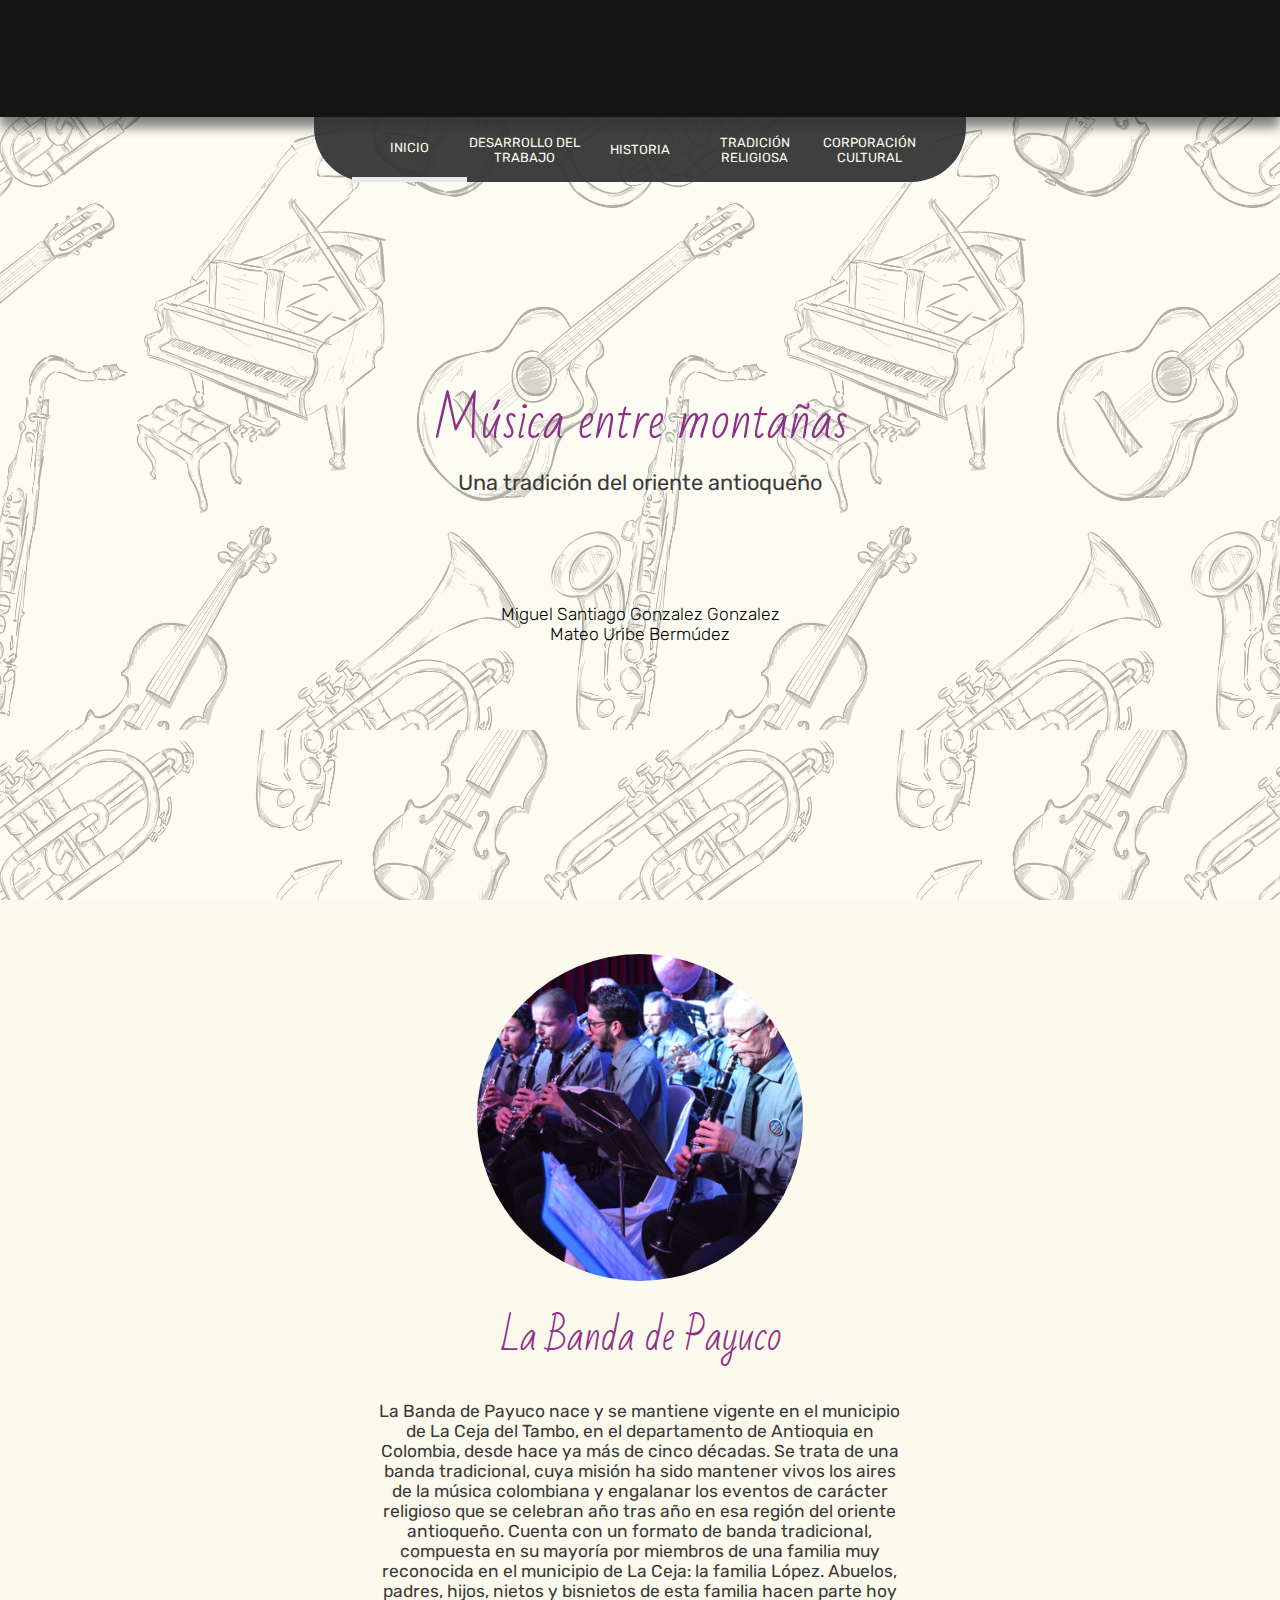
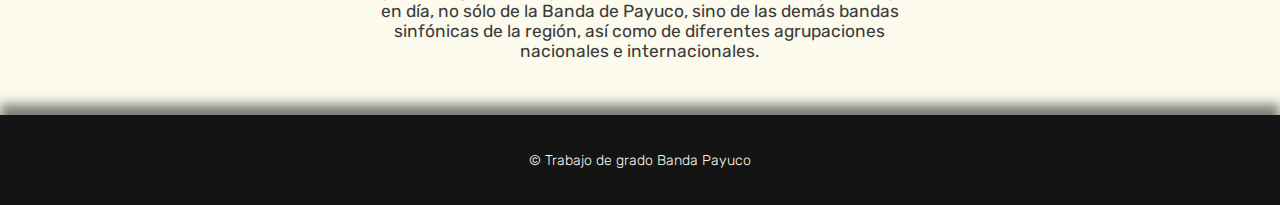
<file: index.html>
<html>
  <head>
    <meta charset="UTF-8"/>
    <meta name="viewport" content="width=device-width, initial-scale=1.0"/>
    <link rel="stylesheet" href="css/estilos.css"/>
    <link rel="stylesheet" href="css/estilos_home.css"/>
    <title>Home</title>
  </head>
  <body><span class="hamburguer__menu"><img src="images/menu.svg" alt=""/></span>
    <Header class="header">
      <nav class="navbar">
        <ul>
          <li class="inicio__button"><a href="index.html">INICIO</a></li>
          <li><a href="html/Desarrollo_trabajo.html">DESARROLLO DEL TRABAJO</a></li>
          <li><a href="html/historia.html">HISTORIA</a></li>
          <li><a href="html/tradicion_religiosa.html">TRADICIÓN RELIGIOSA</a></li>
          <li><a href="html/corporacion_cultural.html">CORPORACIÓN CULTURAL</a></li>
        </ul>
      </nav>
    </Header>
    <div class="hero">
      <div class="hero__title">
        <h1 class="hero__title-principal">Música entre montañas</h1>
        <h4 class="hero__title-secundary">Una tradición del oriente antioqueño</h4>
      </div>
      <div class="hero__subtitle">
        <h4 class="hero__subtitle-names">Miguel Santiago Gonzalez Gonzalez <br> Mateo Uribe Bermúdez</h4>
      </div>
    </div>
    <main class="whoAreThey">
      <div class="whoAreThey__image"></div>
      <h2 class="whoAreThey__title">La Banda de Payuco</h2>
      <p class="whoAreThey__description">La Banda de Payuco nace y se mantiene vigente en el municipio de La Ceja del Tambo, en el departamento de Antioquia en Colombia, desde hace ya más de cinco décadas. Se trata de una banda tradicional, cuya misión ha sido mantener vivos los aires de la música colombiana y engalanar los eventos de carácter religioso que se celebran año tras año en esa región del oriente antioqueño. Cuenta con un formato de banda tradicional, compuesta en su mayoría por miembros de una familia muy reconocida en el municipio de La Ceja: la familia López. Abuelos, padres, hijos, nietos y bisnietos de esta familia hacen parte hoy en día, no sólo de la Banda de Payuco, sino de las demás bandas sinfónicas de la región, así como de diferentes agrupaciones nacionales e internacionales. </p>
    </main>
    <footer class="footer"><span class="rights">© Trabajo de grado Banda Payuco</span></footer>
    <script>
      const $BUTTON_ACTIVE =document.querySelector('.inicio__button')
      const $menu = document.querySelector('.navbar');
      const $button = document.querySelector('.hamburguer__menu > img');
      
      $button.addEventListener('click',hideshow);
      
      function active_button(){
          $BUTTON_ACTIVE.classList.add('active-page');
      }
      function hideshow(){
          if($menu.classList.contains('is-active')){
              $menu.classList.remove('is-active');
              $button.setAttribute('src', 'images/menu.svg')
          }else{
              $menu.classList.add('is-active');
              $button.setAttribute('src', 'images/boton-eliminar.svg')
          }
      }
      active_button();
    </script>
  </body>
</html>
</file>
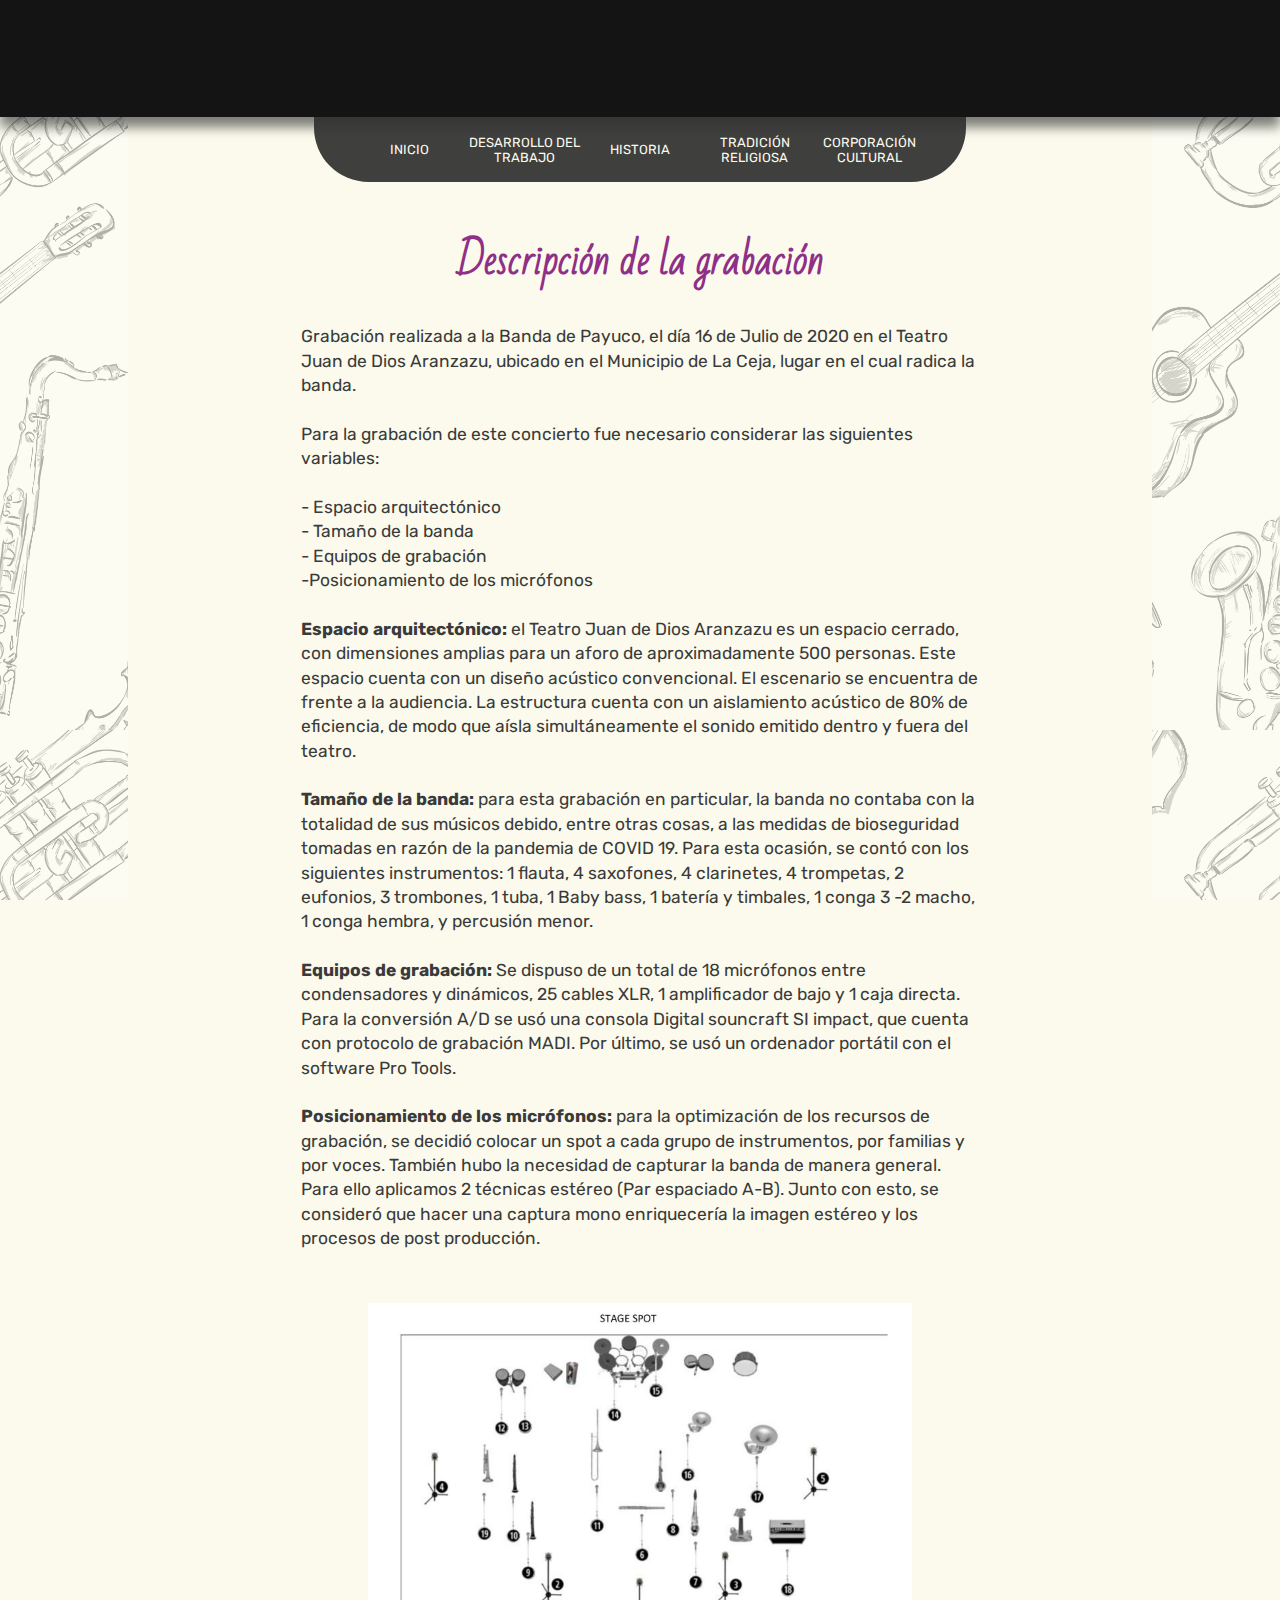
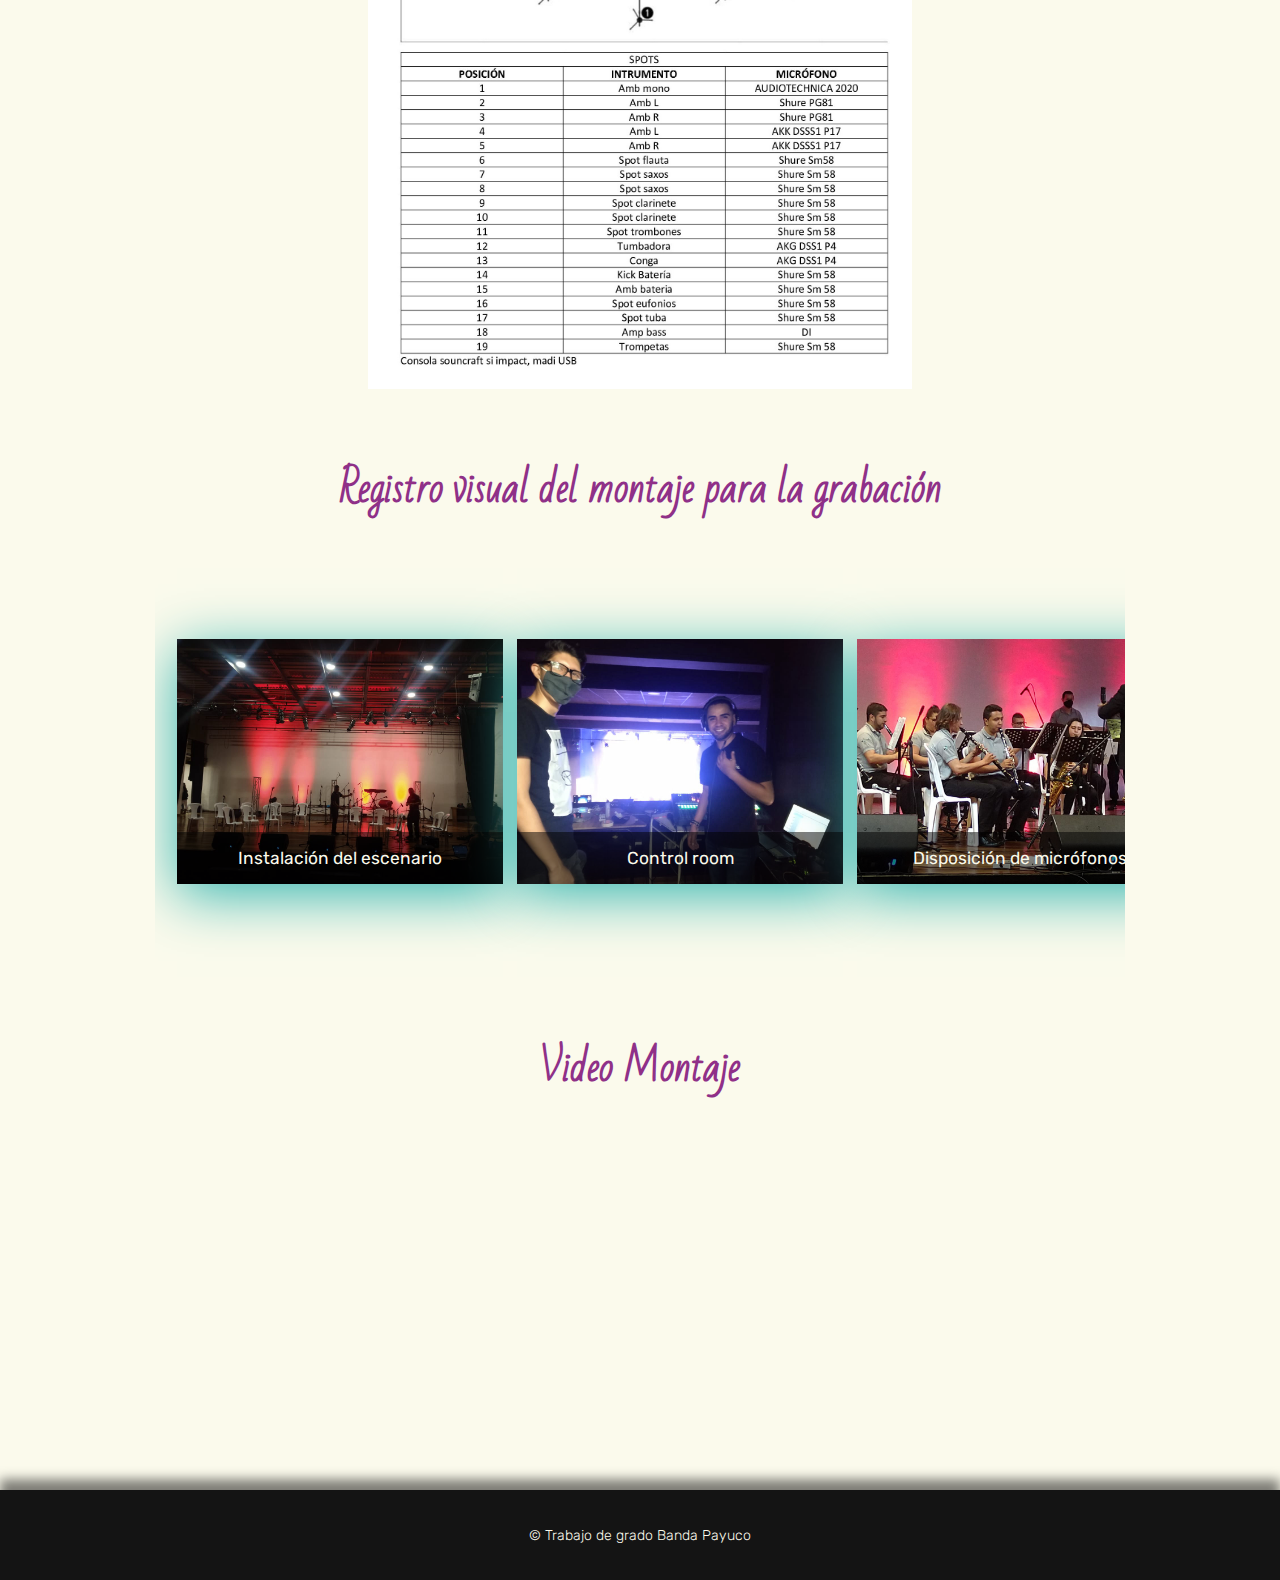
<file: html/ficha_tecnica.html>
<html>
  <head>
    <meta charset="UTF-8"/>
    <meta name="viewport" content="width=device-width, initial-scale=1.0"/>
    <link rel="stylesheet" href="../css/estilos.css"/>
    <link rel="stylesheet" href="../css/estilos_ficha.css"/>
    <title>Ficha técnica</title>
  </head>
  <body><span class="hamburguer__menu"><img src="../images/menu.svg" alt=""/></span>
    <Header class="header">
      <nav class="navbar">
        <ul>
          <li class="inicio__button"><a href="../index.html">INICIO</a></li>
          <li class="desarrollo__button"><a href="Desarrollo_trabajo.html">DESARROLLO DEL TRABAJO</a></li>
          <li class="historia__button"><a href="historia.html">HISTORIA</a></li>
          <li class="religion__button"><a href="tradicion_religiosa.html">TRADICIÓN RELIGIOSA</a></li>
          <li class="corporacion__button"><a href="corporacion_cultural.html">CORPORACIÓN CULTURAL</a></li>
        </ul>
      </nav>
    </Header>
    <main class="techniqueMain">
      <h2 class="techniqueMain__title">Descripción de la grabación</h2>
      <p class="techniqueMain__description">
        Grabación realizada a la Banda de Payuco, el día 16 de Julio de 2020 en el Teatro Juan de Dios Aranzazu, ubicado en el Municipio de La Ceja, lugar en el cual radica la banda.<br><br>Para la grabación de este concierto fue necesario considerar las siguientes variables:<br><br>- Espacio arquitectónico<br>- Tamaño de la banda<br>- Equipos de grabación<br>-Posicionamiento de los micrófonos  <br>
<br><strong>Espacio arquitectónico:</strong> el Teatro Juan de Dios Aranzazu es un espacio cerrado, con dimensiones amplias para un aforo de aproximadamente 500 personas. Este espacio cuenta con un diseño acústico convencional. El escenario se encuentra de frente a la audiencia. La estructura cuenta con un aislamiento acústico de 80% de eficiencia, de modo que aísla simultáneamente el sonido emitido dentro y fuera del teatro.<br><br><strong>Tamaño de la banda:</strong> para esta grabación en particular, la banda no contaba con la totalidad de sus músicos debido, entre otras cosas, a las medidas de bioseguridad tomadas en razón de la pandemia de COVID 19. Para esta ocasión, se contó con los siguientes instrumentos: 1 flauta, 4 saxofones, 4 clarinetes, 4 trompetas, 2 eufonios, 3 trombones, 1 tuba, 1 Baby bass, 1 batería y timbales, 1 conga 3 -2 macho, 1 conga hembra, y percusión menor.<br><br><strong>Equipos de grabación:</strong> Se dispuso de un total de 18 micrófonos entre condensadores y dinámicos, 25 cables XLR, 1 amplificador de bajo y 1 caja directa. Para la conversión A/D se usó una consola Digital souncraft SI impact, que cuenta con protocolo de grabación MADI. Por último, se usó un ordenador portátil con el software Pro Tools.<br><br><strong>Posicionamiento de los micrófonos:</strong> para la optimización de los recursos de grabación, se decidió colocar un spot a cada grupo de instrumentos, por familias y por voces. También hubo la necesidad de capturar la banda de manera general. Para ello aplicamos 2 técnicas estéreo (Par espaciado A-B). Junto con esto, se consideró que hacer una captura mono enriquecería la imagen estéreo y los procesos de post producción. 
      </p><img class="techniqueMain__image" src="../images/stagespot.jpeg" alt="Imagen ficha técnica"/>
      <h2 class="techniqueMain__title">Registro visual del montaje para la grabación</h2>
      <div class="carousel">
        <div class="carousel__container">
          <div class="carousel-item"><img class="carousel-item__image" src="../images/fichaCarousel1.jpg" alt=""/>
            <div class="carousel-item__container">
              <h4 class="carousel-item__container__title">Instalación del escenario</h4>
            </div>
          </div>
          <div class="carousel-item"><img class="carousel-item__image" src="../images/fichaCarousel2.jpg" alt=""/>
            <div class="carousel-item__container">
              <h4 class="carousel-item__container__title">Control room</h4>
            </div>
          </div>
          <div class="carousel-item"><img class="carousel-item__image" src="../images/fichaCarousel3.jpg" alt=""/>
            <div class="carousel-item__container">
              <h4 class="carousel-item__container__title">Disposición de micrófonos</h4>
            </div>
          </div>
          <div class="carousel-item"><img class="carousel-item__image" src="../images/fichaCarousel4.jpg" alt=""/>
            <div class="carousel-item__container">
              <h4 class="carousel-item__container__title">Vista de spots</h4>
            </div>
          </div>
        </div>
      </div>
      <section class="techniqueVideo">
        <h2 class="techniqueVideo__title">Video Montaje</h2>
        <iframe width="560" height="315" src="https://www.youtube.com/embed/Kd8KOggbeis" frameborder="0" allow="accelerometer; autoplay; clipboard-write; encrypted-media; gyroscope; picture-in-picture" allowfullscreen="allowfullscreen"></iframe>
      </section>
    </main>
    <footer class="footer"><span class="rights">© Trabajo de grado Banda Payuco</span></footer>
    <script src="../js/menu.js"> </script>
  </body>
</html>
</file>
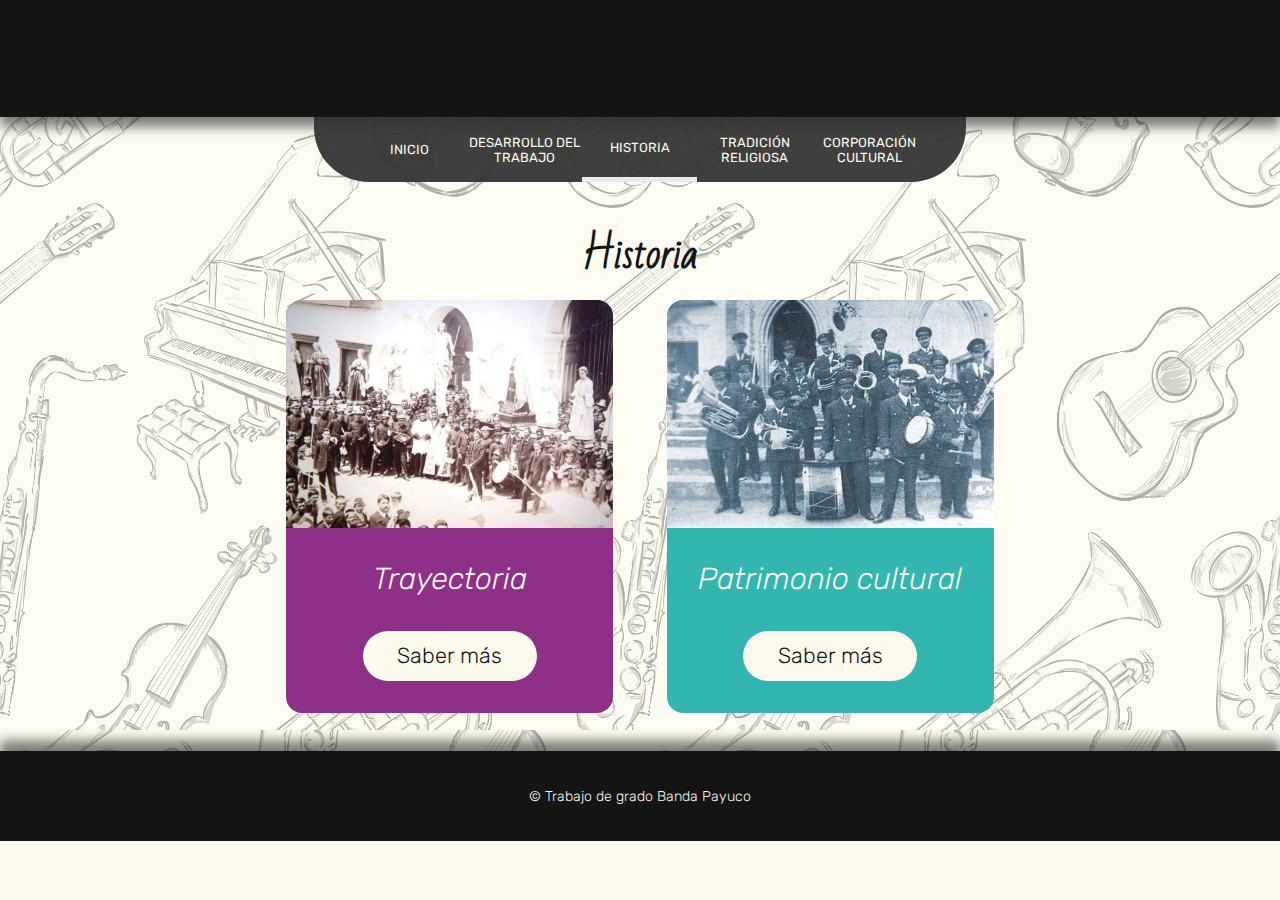
<file: html/historia.html>
<html>
  <head>
    <meta charset="UTF-8"/>
    <meta name="viewport" content="width=device-width, initial-scale=1.0"/>
    <link rel="stylesheet" href="../css/estilos.css"/>
    <link rel="stylesheet" href="../css/estilos_historia.css"/>
    <title>Historia</title>
  </head>
  <body><span class="hamburguer__menu"><img src="../images/menu.svg" alt=""/></span>
    <Header class="header">
      <nav class="navbar">
        <ul>
          <li class="inicio__button"><a href="../index.html">INICIO</a></li>
          <li class="desarrollo__button"><a href="Desarrollo_trabajo.html">DESARROLLO DEL TRABAJO</a></li>
          <li class="historia__button"><a href="historia.html">HISTORIA</a></li>
          <li class="religion__button"><a href="tradicion_religiosa.html">TRADICIÓN RELIGIOSA</a></li>
          <li class="corporacion__button"><a href="corporacion_cultural.html">CORPORACIÓN CULTURAL</a></li>
        </ul>
      </nav>
    </Header>
    <main class="historyMain">
      <h2 class="historyMain__title">Historia</h2>
      <div class="historyMain__content">
        <div class="historyMain__card"><img class="historyMain__card__image" src="../images/trayectoria.jpg" alt=""/>
          <h3 class="historyMain__card__title">Trayectoria</h3><a class="historyMain__card__button" href="trayectoria.html">Saber más</a>
        </div>
        <div class="historyMain__card"><img class="historyMain__card__image" src="../images/patrimonio-cultural.jpg" alt=""/>
          <h3 class="historyMain__card__title">Patrimonio cultural</h3><a class="historyMain__card__button" href="patrimonio.html">Saber más</a>
        </div>
      </div>
    </main>
    <footer class="footer"><span class="rights">© Trabajo de grado Banda Payuco</span></footer>
    <script src="../js/menu.js"> </script>
    <script>
      const $BUTTON_ACTIVE =document.querySelector('.historia__button')
      function active_button(){
          $BUTTON_ACTIVE.classList.add('active-page');
      }
      active_button();
    </script>
  </body>
</html>
</file>
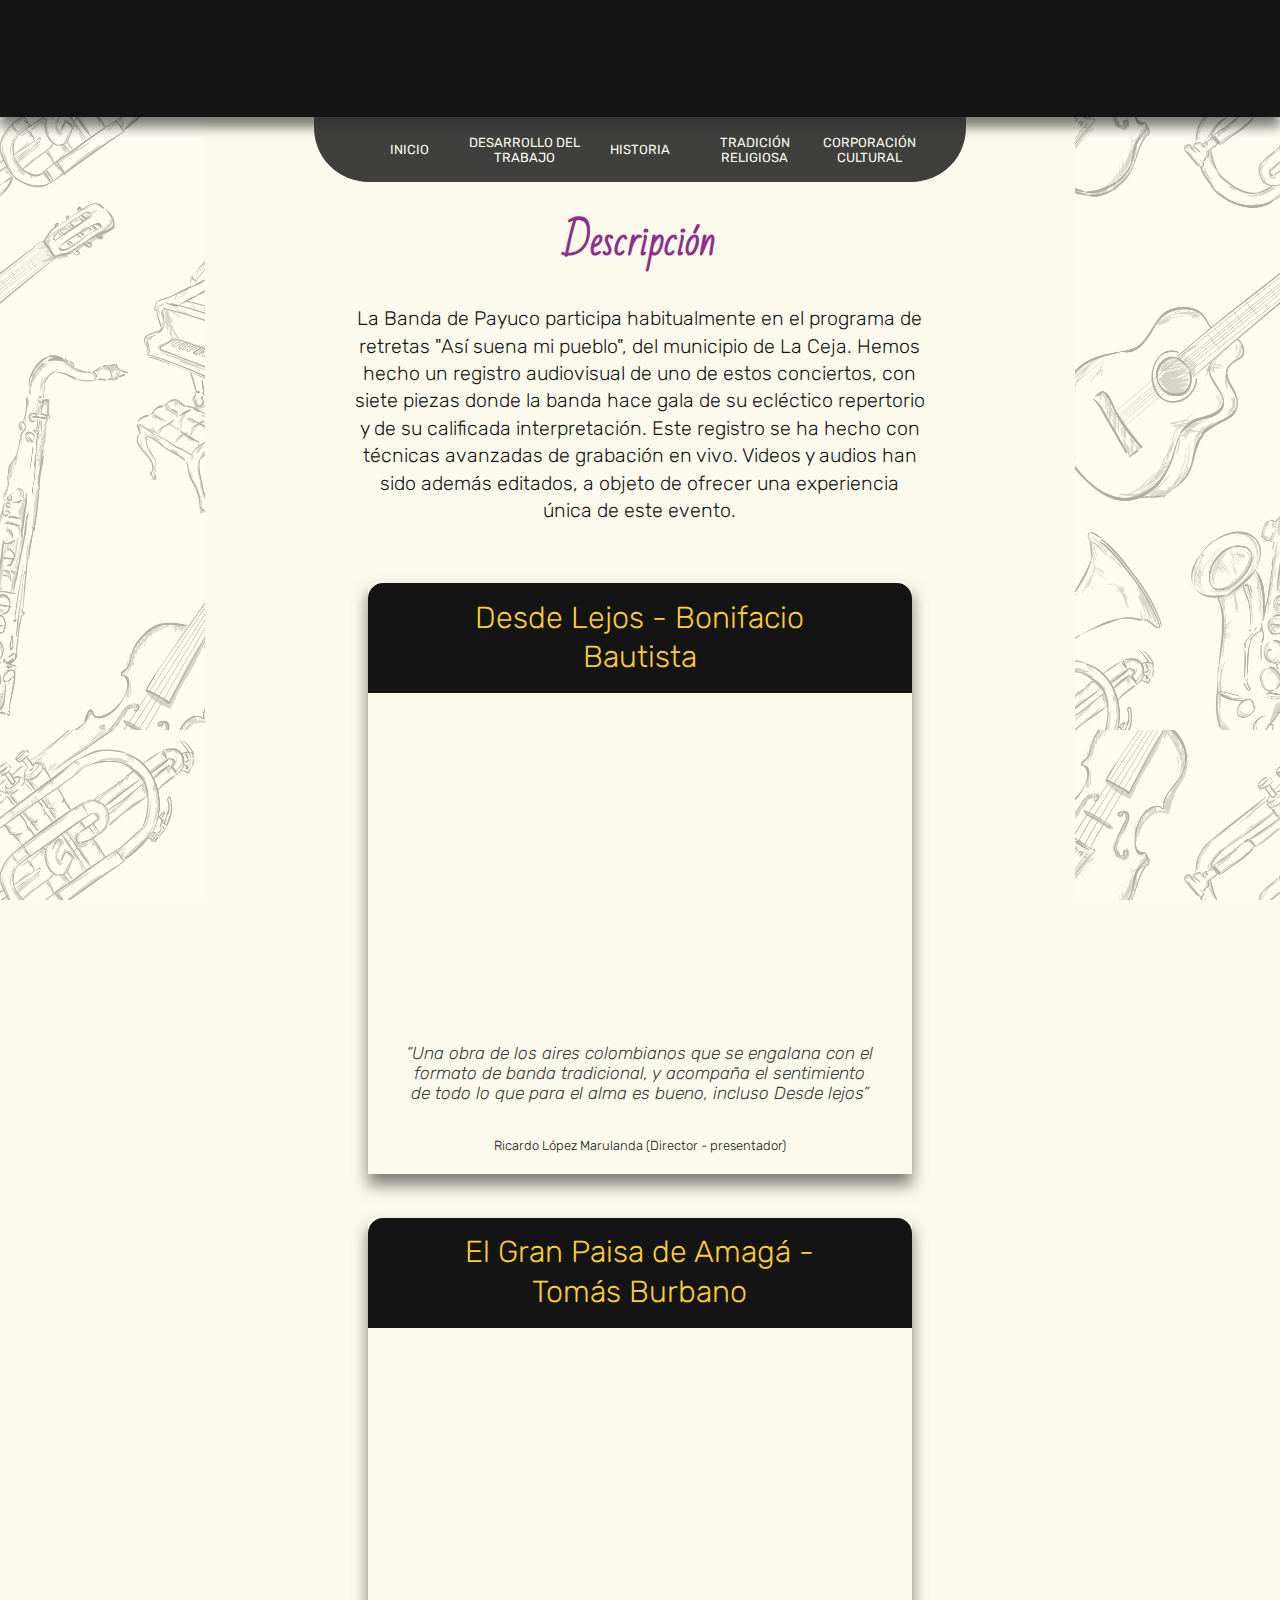
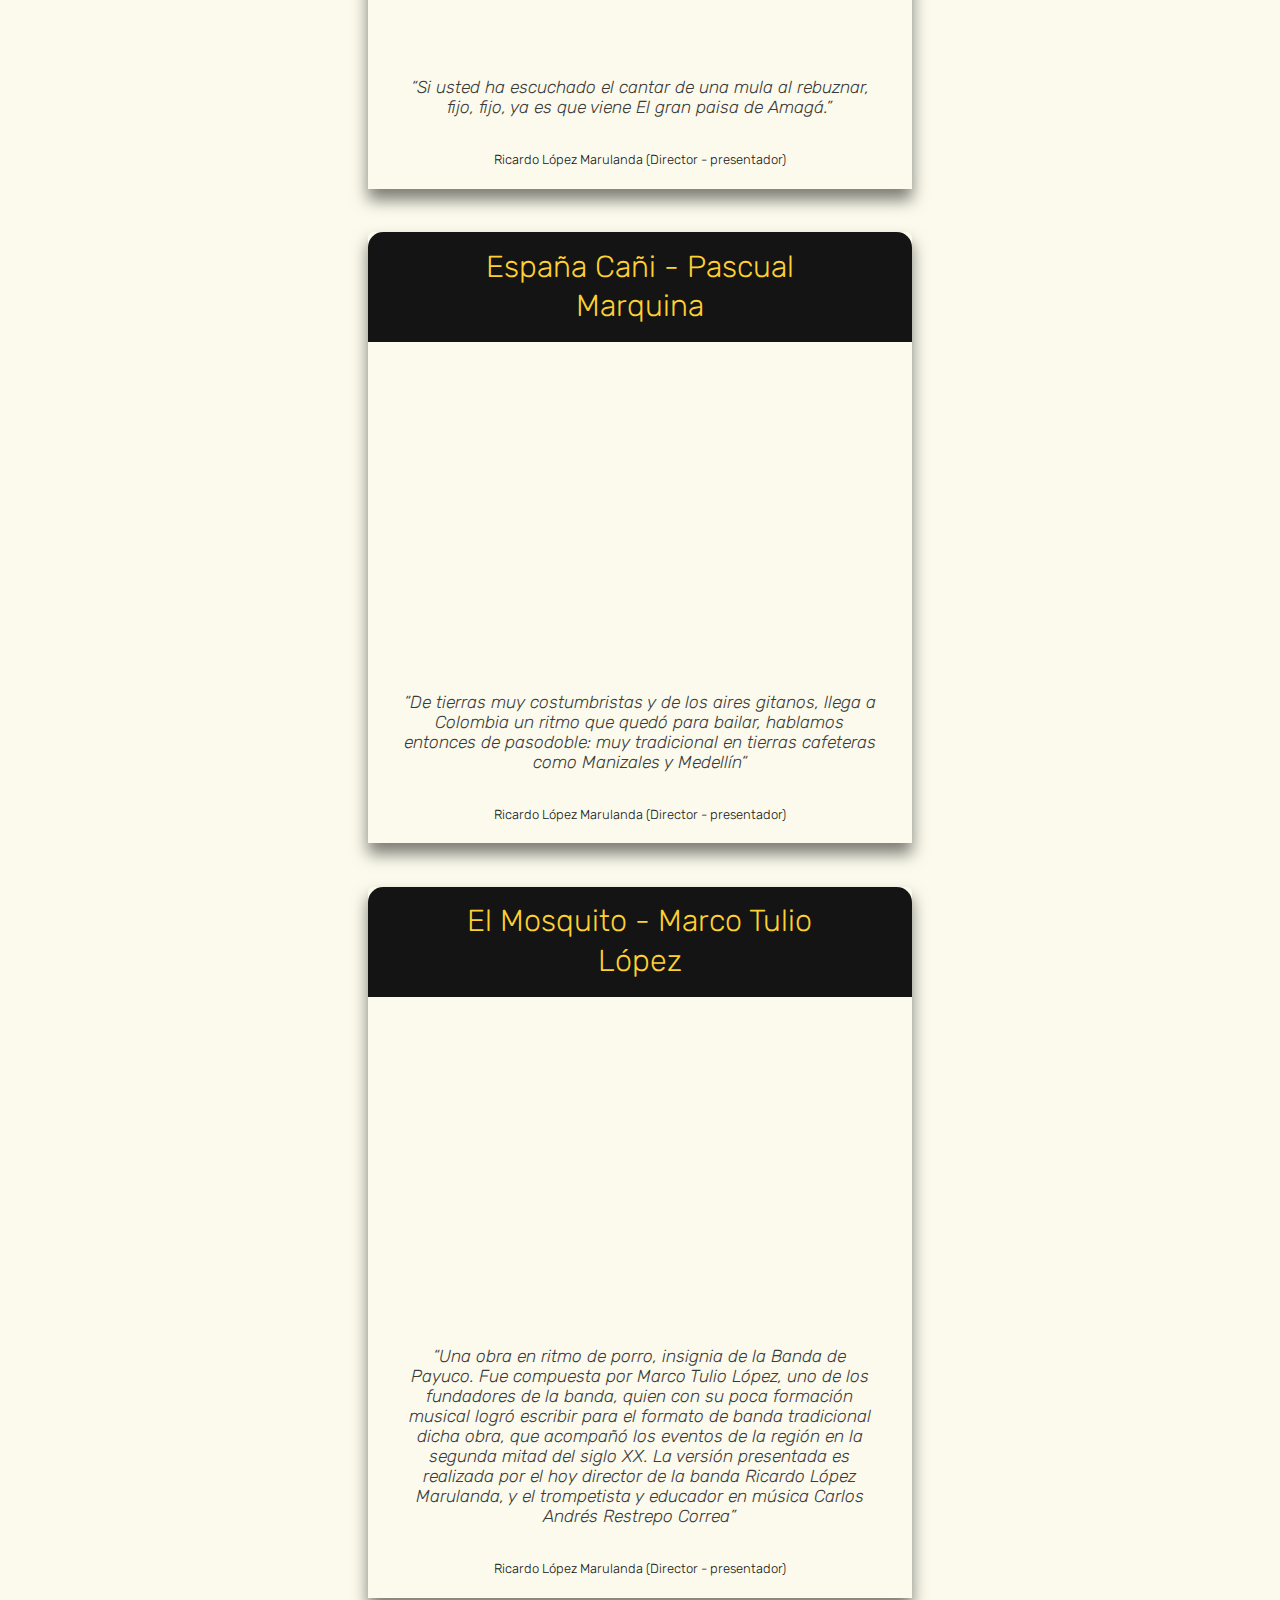
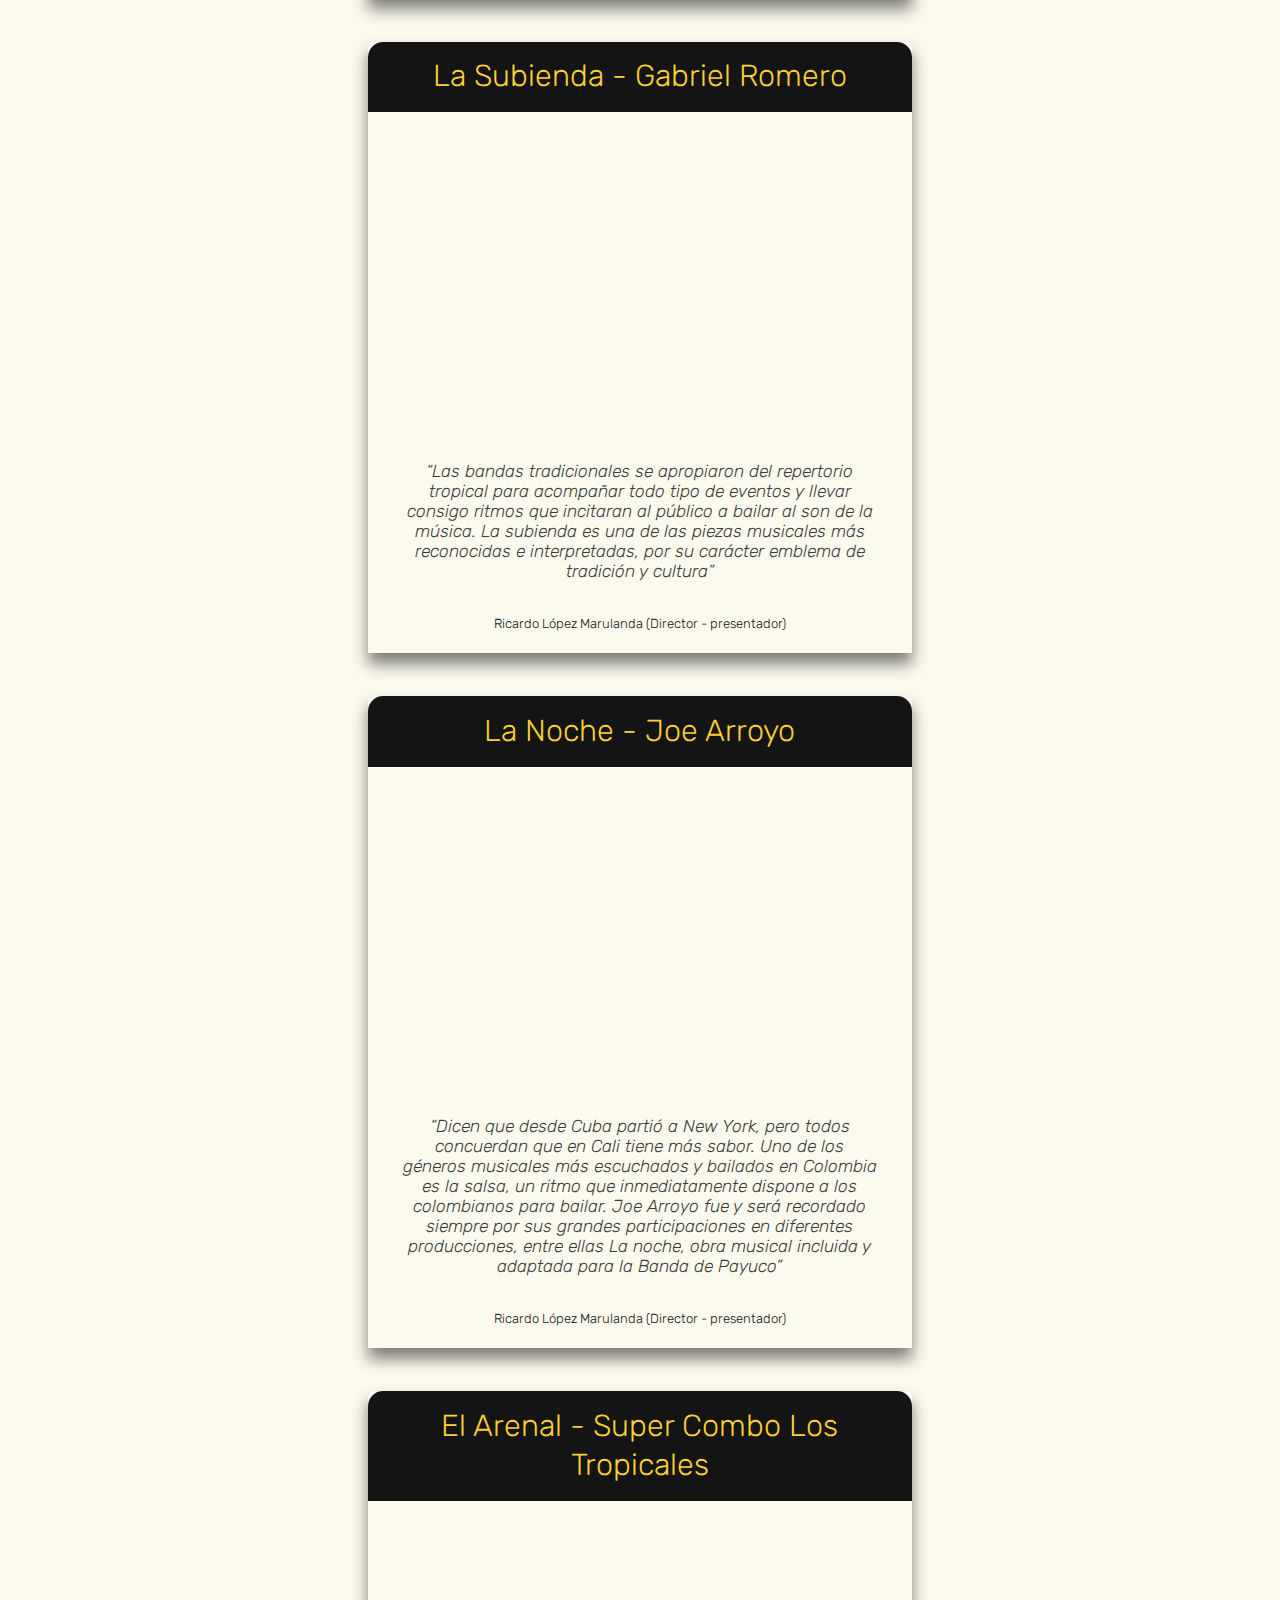
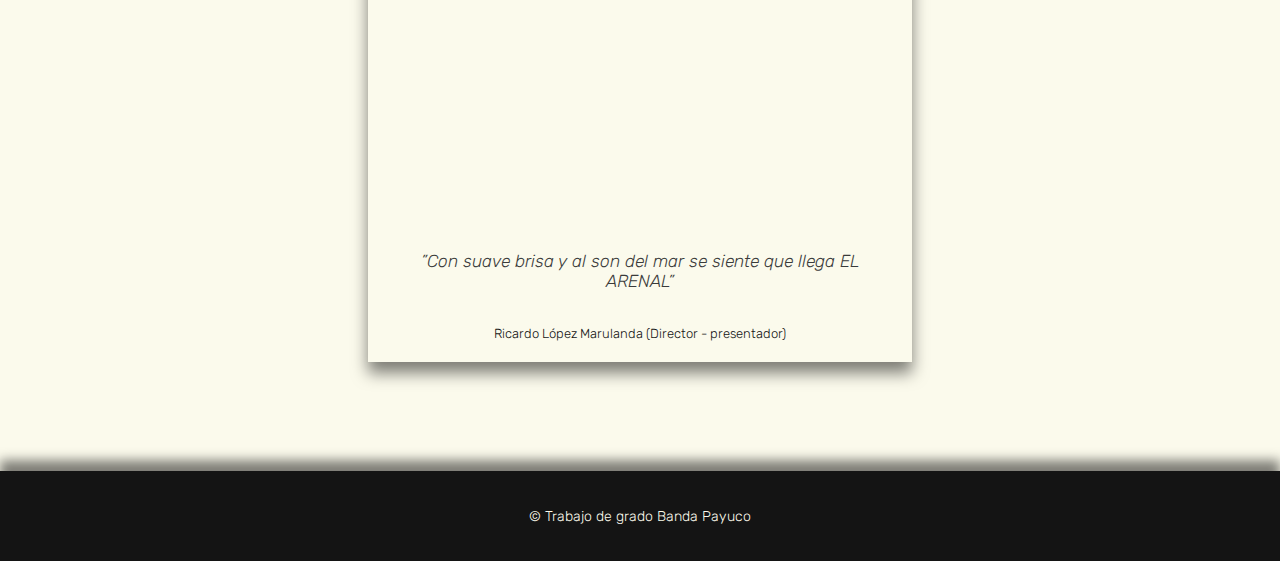
<file: html/registro_audiovisual.html>
<html>
  <head>
    <meta charset="UTF-8"/>
    <meta name="viewport" content="width=device-width, initial-scale=1.0"/>
    <link rel="stylesheet" href="../css/estilos.css"/>
    <link rel="stylesheet" href="../css/estilos_registro.css"/>
    <title>Registro audiovisual</title>
  </head>
  <body><span class="hamburguer__menu"><img src="../images/menu.svg" alt=""/></span>
    <Header class="header">
      <nav class="navbar">
        <ul>
          <li class="inicio__button"><a href="../index.html">INICIO</a></li>
          <li class="desarrollo__button"><a href="Desarrollo_trabajo.html">DESARROLLO DEL TRABAJO</a></li>
          <li class="historia__button"><a href="historia.html">HISTORIA</a></li>
          <li class="religion__button"><a href="tradicion_religiosa.html">TRADICIÓN RELIGIOSA</a></li>
          <li class="corporacion__button"><a href="corporacion_cultural.html">CORPORACIÓN CULTURAL</a></li>
        </ul>
      </nav>
    </Header>
    <main class="audioVisualMain">
      <h2 class="audioVisualMain__title">Descripción</h2>
      <p class="audioVisualMain__description">La Banda de Payuco participa habitualmente en el programa de retretas "Así suena mi pueblo", del municipio de La Ceja. Hemos hecho un registro audiovisual de uno de estos conciertos, con siete piezas donde la banda hace gala de su ecléctico repertorio y de su calificada interpretación. Este registro se ha hecho con técnicas avanzadas de grabación en vivo. Videos y audios han sido además editados, a objeto de ofrecer una experiencia única de este evento. </p>
      <div class="carousel">
        <div class="carousel__container">
          <div class="carousel-item">
            <h3 class="carousel-item__title">Desde Lejos - Bonifacio Bautista</h3>
            <iframe class="carousel-item__video" width="560" height="315" src="https://www.youtube.com/embed/aUxlC09ASgI" frameborder="0" allow="accelerometer; autoplay; clipboard-write; encrypted-media; gyroscope; picture-in-picture" allowfullscreen="allowfullscreen"></iframe>
            <p class="carousel-item__description">“Una obra de los aires colombianos que se engalana con el formato de banda tradicional, y acompaña el sentimiento de todo lo que para el alma es bueno, incluso Desde lejos”</p><span class="carousel-item__autor">Ricardo López Marulanda (Director - presentador)</span>
          </div>
          <div class="carousel-item">
            <h3 class="carousel-item__title">El Gran Paisa de Amagá - Tomás Burbano</h3>
            <iframe class="carousel-item__video" width="560" height="315" src="https://www.youtube.com/embed/ihQo0VAAAQU" frameborder="0" allow="accelerometer; autoplay; clipboard-write; encrypted-media; gyroscope; picture-in-picture" allowfullscreen="allowfullscreen"></iframe>
            <p class="carousel-item__description">“Si usted ha escuchado el cantar de una mula al rebuznar, fijo, fijo, ya es que viene El gran paisa de Amagá.”</p><span class="carousel-item__autor">Ricardo López Marulanda (Director - presentador)</span>
          </div>
          <div class="carousel-item">
            <h3 class="carousel-item__title">España Cañi - Pascual Marquina</h3>
            <iframe class="carousel-item__video" width="560" height="315" src="https://www.youtube.com/embed/K1Ai7nIz0Rk" frameborder="0" allow="accelerometer; autoplay; clipboard-write; encrypted-media; gyroscope; picture-in-picture" allowfullscreen="allowfullscreen"></iframe>
            <p class="carousel-item__description">“De tierras muy costumbristas y de los aires gitanos, llega a Colombia un ritmo que quedó para bailar, hablamos entonces de pasodoble: muy tradicional en tierras cafeteras como Manizales y Medellín“</p><span class="carousel-item__autor">Ricardo López Marulanda (Director - presentador)</span>
          </div>
          <div class="carousel-item">
            <h3 class="carousel-item__title">El Mosquito - Marco Tulio López</h3>
            <iframe class="carousel-item__video" width="560" height="315" src="https://www.youtube.com/embed/82M8kOW_o7k" frameborder="0" allow="accelerometer; autoplay; clipboard-write; encrypted-media; gyroscope; picture-in-picture" allowfullscreen="allowfullscreen"></iframe>
            <p class="carousel-item__description">“Una obra en ritmo de porro, insignia de la Banda de Payuco. Fue compuesta por Marco Tulio López, uno de los fundadores de la banda, quien con su poca formación musical logró escribir para el formato de banda tradicional dicha obra, que acompañó los eventos de la región en la segunda mitad del siglo XX. La versión presentada es realizada por el hoy director de la banda Ricardo López Marulanda, y el trompetista y educador en música Carlos Andrés Restrepo Correa”</p><span class="carousel-item__autor">Ricardo López Marulanda (Director - presentador)</span>
          </div>
          <div class="carousel-item">
            <h3 class="carousel-item__title">La Subienda - Gabriel Romero</h3>
            <iframe class="carousel-item__video" width="560" height="315" src="https://www.youtube.com/embed/5GcOrV3ns80" frameborder="0" allow="accelerometer; autoplay; clipboard-write; encrypted-media; gyroscope; picture-in-picture" allowfullscreen="allowfullscreen"></iframe>
            <p class="carousel-item__description">“Las bandas tradicionales se apropiaron del repertorio tropical para acompañar todo tipo de eventos y llevar consigo ritmos que incitaran al público a bailar al son de la música. La subienda es una de las piezas musicales más reconocidas e interpretadas, por su carácter emblema de tradición y cultura”</p><span class="carousel-item__autor">Ricardo López Marulanda (Director - presentador)</span>
          </div>
          <div class="carousel-item">
            <h3 class="carousel-item__title">La Noche - Joe Arroyo</h3>
            <iframe class="carousel-item__video" width="560" height="315" src="https://www.youtube.com/embed/q95Ft86YY8c" frameborder="0" allow="accelerometer; autoplay; clipboard-write; encrypted-media; gyroscope; picture-in-picture" allowfullscreen="allowfullscreen"></iframe>
            <p class="carousel-item__description">“Dicen que desde Cuba partió a New York, pero todos concuerdan que en Cali tiene más sabor. Uno de los géneros musicales más escuchados y bailados en Colombia es la salsa, un ritmo que inmediatamente dispone a los colombianos para bailar. Joe Arroyo fue y será recordado siempre por sus grandes participaciones en diferentes producciones, entre ellas La noche, obra musical incluida y adaptada para la Banda de Payuco”</p><span class="carousel-item__autor">Ricardo López Marulanda (Director - presentador)</span>
          </div>
          <div class="carousel-item">
            <h3 class="carousel-item__title">El Arenal - Super Combo Los Tropicales</h3>
            <iframe class="carousel-item__video" width="560" height="315" src="https://www.youtube.com/embed/ZeI2B-c-Oec" frameborder="0" allow="accelerometer; autoplay; clipboard-write; encrypted-media; gyroscope; picture-in-picture" allowfullscreen="allowfullscreen"></iframe>
            <p class="carousel-item__description">”Con suave brisa y al son del mar se siente que llega EL ARENAL”</p><span class="carousel-item__autor">Ricardo López Marulanda (Director - presentador)</span>
          </div>
        </div>
      </div>
    </main>
    <footer class="footer"><span class="rights">© Trabajo de grado Banda Payuco</span></footer>
    <script src="../js/menu.js"> </script>
  </body>
</html>
</file>
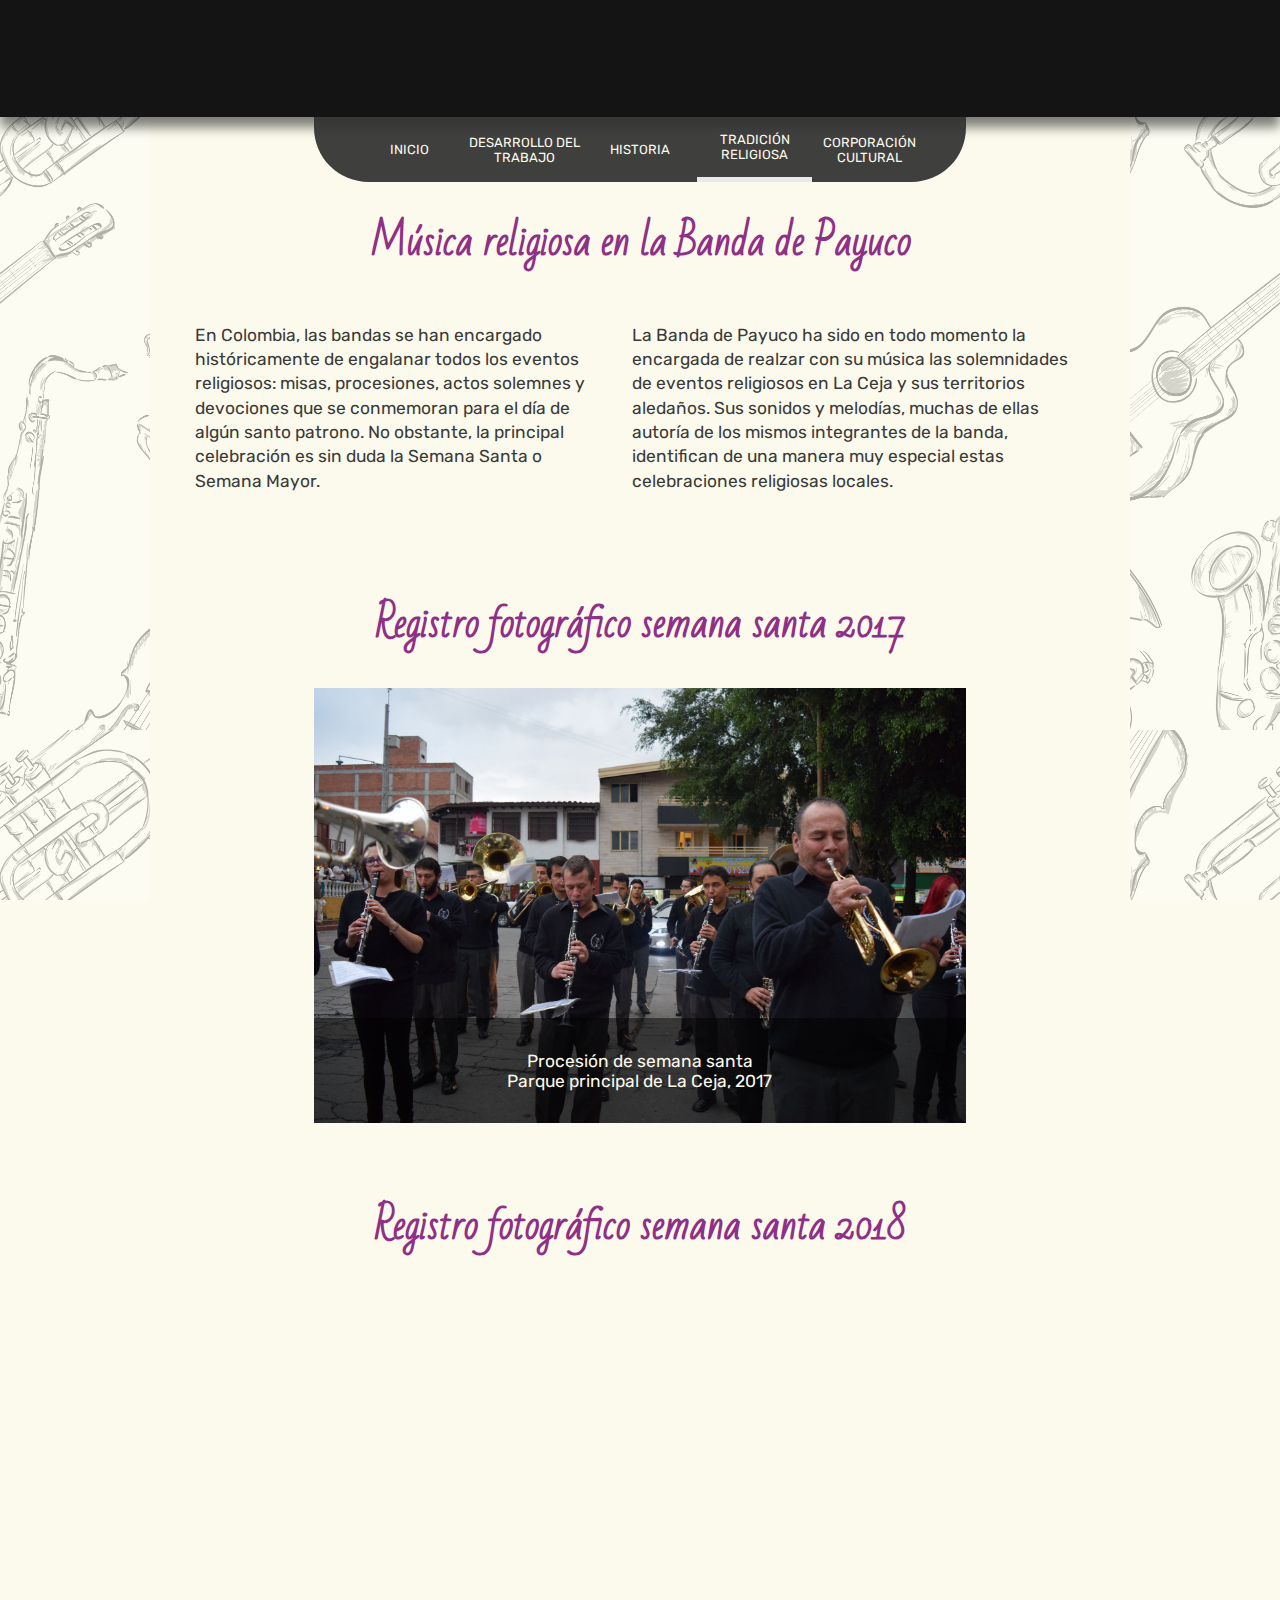
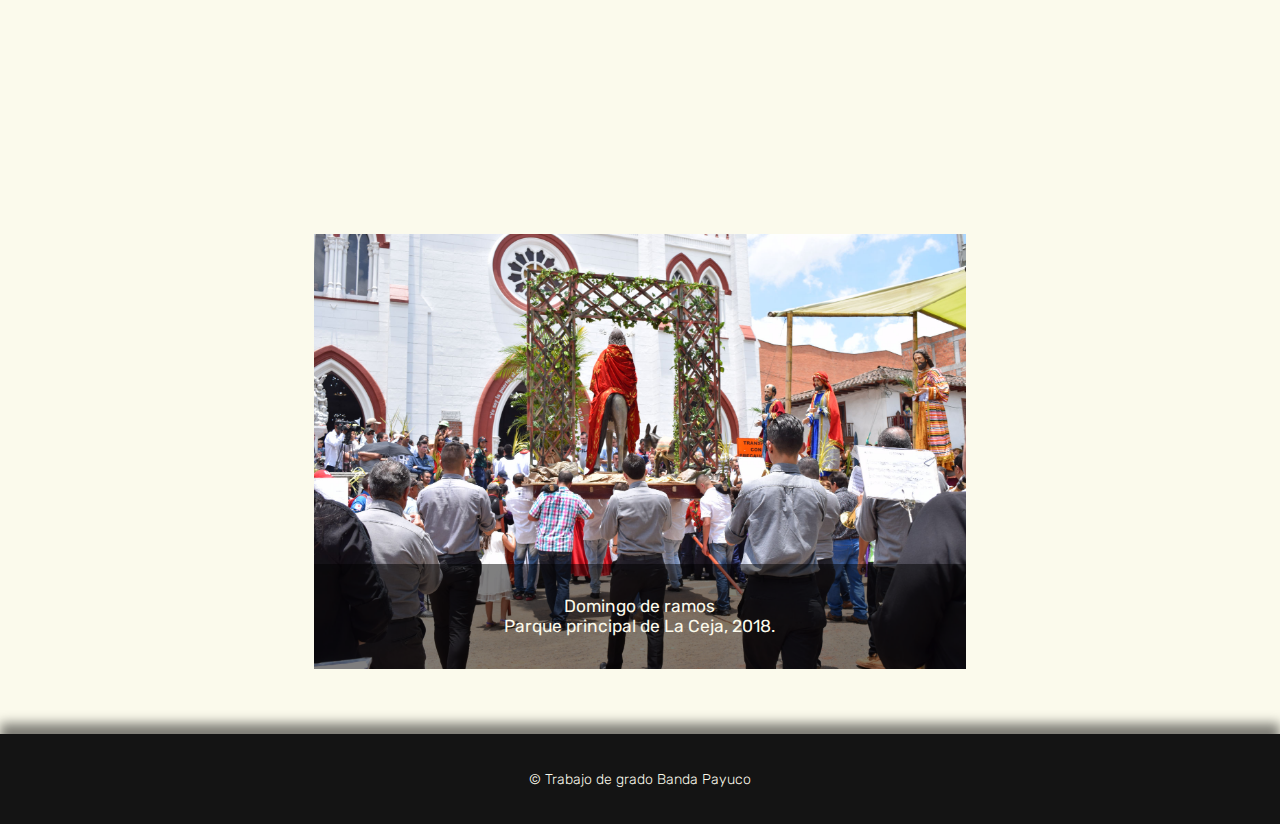
<file: html/tradicion_religiosa.html>
<html>
  <head>
    <meta charset="UTF-8"/>
    <meta name="viewport" content="width=device-width, initial-scale=1.0"/>
    <link rel="stylesheet" href="../css/estilos.css"/>
    <link rel="stylesheet" href="../css/estilos_tradicion.css"/>
    <title>Tradición religiosa</title>
  </head>
  <body><span class="hamburguer__menu"><img src="../images/menu.svg" alt=""/></span>
    <Header class="header">
      <nav class="navbar">
        <ul>
          <li class="inicio__button"><a href="../index.html">INICIO</a></li>
          <li class="desarrollo__button"><a href="Desarrollo_trabajo.html">DESARROLLO DEL TRABAJO</a></li>
          <li class="historia__button"><a href="historia.html">HISTORIA</a></li>
          <li class="religion__button"><a href="tradicion_religiosa.html">TRADICIÓN RELIGIOSA</a></li>
          <li class="corporacion__button"><a href="corporacion_cultural.html">CORPORACIÓN CULTURAL</a></li>
        </ul>
      </nav>
    </Header>
    <main class="traditionMain">
      <h2 class="traditionMain__title">Música religiosa en la Banda de Payuco</h2>
      <div class="traditionMain__description"> 
        <p>En Colombia, las bandas se han encargado históricamente de engalanar todos los eventos religiosos: misas, procesiones, actos solemnes y devociones que se conmemoran para el día de algún santo patrono. No obstante, la principal celebración es sin duda la Semana Santa o Semana Mayor.</p>
        <p>La Banda de Payuco ha sido en todo momento la encargada de realzar con su música las solemnidades de eventos religiosos en La Ceja y sus territorios aledaños. Sus sonidos y melodías, muchas de ellas autoría de los mismos integrantes de la banda, identifican de una manera muy especial estas celebraciones religiosas locales.</p>
      </div>
      <h2 class="traditionMain__title">Registro fotográfico semana santa 2017</h2>
      <div class="carousel">
        <div class="carousel-item"><img class="carousel-item__image" src="../images/tradicionCarousel1.jpg" alt="imagen carrousel"/>
          <div class="carousel-item__container"><span class="carousel-item__container__title">Procesión de semana santa</span><span class="carousel-item__container__description">Parque principal de La Ceja, 2017</span></div>
        </div>
        <div class="carousel-item"><img class="carousel-item__image" src="../images/tradicionCarousel2.jpg" alt="imagen carrousel"/>
          <div class="carousel-item__container"><span class="carousel-item__container__title">Procesión Domingo de Ramos</span><span class="carousel-item__container__description">Parque principal de La Ceja, 2017</span></div>
        </div>
        <div class="carousel-item"><img class="carousel-item__image" src="../images/tradicionCarousel3.jpg" alt="imagen carrousel"/>
          <div class="carousel-item__container"><span class="carousel-item__container__title">Domingo de Ramos</span><span class="carousel-item__container__description">Parque principal de La Ceja, 2017</span></div>
        </div>
        <div class="carousel-item"><img class="carousel-item__image" src="../images/tradicionCarousel4.jpg" alt="imagen carrousel"/>
          <div class="carousel-item__container"><span class="carousel-item__container__title">Concierto la semana santa y su música</span><span class="carousel-item__container__description">Teatro Juan de Dios Aranzazu, 2017.</span></div>
        </div>
        <div class="carousel-item"><img class="carousel-item__image" src="../images/tradicionCarousel5.jpg" alt="imagen carrousel"/>
          <div class="carousel-item__container"><span class="carousel-item__container__title">Concierto la semana santa y su música</span><span class="carousel-item__container__description">Teatro Juan de Dios Aranzazu, 2017.</span></div>
        </div>
        <div class="carousel-item"><img class="carousel-item__image" src="../images/tradicionCarousel6.jpg" alt="imagen carrousel"/>
          <div class="carousel-item__container"><span class="carousel-item__container__title">Jueves santo</span><span class="carousel-item__container__description">Parque principal de La Ceja, 2017</span></div>
        </div>
        <div class="carousel-item"><img class="carousel-item__image" src="../images/tradicionCarousel7.jpg" alt="imagen carrousel"/>
          <div class="carousel-item__container"><span class="carousel-item__container__title">Concierto la semana santa y su música</span><span class="carousel-item__container__description">Teatro Juan de Dios Aranzazu, 2017.</span></div>
        </div>
        <div class="carousel-item"><img class="carousel-item__image" src="../images/tradicionCarousel8.jpg" alt="imagen carrousel"/>
          <div class="carousel-item__container"><span class="carousel-item__container__title">Concierto la semana santa y su música</span><span class="carousel-item__container__description">Teatro Juan de Dios Aranzazu, 2017.</span></div>
        </div>
        <div class="carousel-item"><img class="carousel-item__image" src="../images/tradicionCarousel9.jpg" alt="imagen carrousel"/>
          <div class="carousel-item__container"><span class="carousel-item__container__title">Concierto la semana santa y su música</span><span class="carousel-item__container__description">Acompaña: coral Crescendo al sole Teatro Juan de Dios Aranzazu, 2017.</span></div>
        </div>
        <div class="carousel-item"><img class="carousel-item__image" src="../images/tradicionCarousel10.png" alt="imagen carrousel"/>
          <div class="carousel-item__container"><span class="carousel-item__container__title">Concierto la semana santa y su música</span><span class="carousel-item__container__description">Teatro Juan de Dios Aranzazu, 2017.</span></div>
        </div>
      </div>
      <h2 class="traditionMain__title">Registro fotográfico semana santa 2018</h2>
      <div class="carousel">
        <div class="carousel-item"><img class="carousel-item__image" src="../images/tradicionCarousel11.jpg" alt="imagen carrousel"/>
          <div class="carousel-item__container"><span class="carousel-item__container__title">Domingo de ramos</span><span class="carousel-item__container__description">Parque principal de La Ceja, 2018.</span></div>
        </div>
        <div class="carousel-item"><img class="carousel-item__image" src="../images/tradicionCarousel12.jpg" alt="imagen carrousel"/>
          <div class="carousel-item__container"><span class="carousel-item__container__title">Domingo de ramos</span><span class="carousel-item__container__description">Parque principal de La Ceja, 2018.</span></div>
        </div>
        <div class="carousel-item"><img class="carousel-item__image" src="../images/tradicionCarousel13.jpg" alt="imagen carrousel"/>
          <div class="carousel-item__container"><span class="carousel-item__container__title">Domingo de ramos</span><span class="carousel-item__container__description">Parque principal de La Ceja, 2018.</span></div>
        </div>
        <div class="carousel-item"><img class="carousel-item__image" src="../images/tradicionCarousel14.jpg" alt="imagen carrousel"/>
          <div class="carousel-item__container"><span class="carousel-item__container__title">Domingo de ramos</span><span class="carousel-item__container__description">Parque principal de La Ceja, 2018.</span></div>
        </div>
        <div class="carousel-item"><img class="carousel-item__image" src="../images/tradicionCarousel15.jpg" alt="imagen carrousel"/>
          <div class="carousel-item__container"><span class="carousel-item__container__title">Procesión de semana santa</span><span class="carousel-item__container__description">Parque principal de La Ceja, 2018.</span></div>
        </div>
        <div class="carousel-item"><img class="carousel-item__image" src="../images/tradicionCarousel16.jpg" alt="imagen carrousel"/>
          <div class="carousel-item__container"><span class="carousel-item__container__title">Procesión de semana santa</span><span class="carousel-item__container__description">Parque principal de La Ceja, 2018.</span></div>
        </div>
        <div class="carousel-item"><img class="carousel-item__image" src="../images/tradicionCarousel17.jpg" alt="imagen carrousel"/>
          <div class="carousel-item__container"><span class="carousel-item__container__title">Procesión de semana santa</span><span class="carousel-item__container__description">Sector Centro de La Ceja, 2018</span></div>
        </div>
        <div class="carousel-item"><img class="carousel-item__image" src="../images/tradicionCarousel18.jpg" alt="imagen carrousel"/>
          <div class="carousel-item__container"><span class="carousel-item__container__title">Procesión de semana santa</span><span class="carousel-item__container__description">Sector Centro de La Ceja, 2018</span></div>
        </div>
        <div class="carousel-item"><img class="carousel-item__image" src="../images/tradicionCarousel19.jpg" alt="imagen carrousel"/>
          <div class="carousel-item__container"><span class="carousel-item__container__title">Procesión de semana santa</span><span class="carousel-item__container__description">Parque principal de La Ceja, 2018.</span></div>
        </div>
        <div class="carousel-item"><img class="carousel-item__image" src="../images/tradicionCarousel20.jpg" alt="imagen carrousel"/>
          <div class="carousel-item__container"><span class="carousel-item__container__title">Día de celebración religiosa</span><span class="carousel-item__container__description">Parque principal de La Ceja, 2018.</span></div>
        </div>
        <div class="carousel-item"><img class="carousel-item__image" src="../images/tradicionCarousel21.jpg" alt="imagen carrousel"/>
          <div class="carousel-item__container"><span class="carousel-item__container__title">Concierto la semana santa y su música</span><span class="carousel-item__container__description">Centro comercial Viva La Ceja, 2018</span></div>
        </div>
        <div class="carousel-item"><img class="carousel-item__image" src="../images/tradicionCarousel22.jpg" alt="imagen carrousel"/>
          <div class="carousel-item__container"><span class="carousel-item__container__title">Concierto la semana santa y su música</span><span class="carousel-item__container__description">Centro comercial Viva La Ceja, 2018</span></div>
        </div>
        <div class="carousel-item"><img class="carousel-item__image" src="../images/tradicionCarousel23.jpg" alt="imagen carrousel"/>
          <div class="carousel-item__container"><span class="carousel-item__container__title">Concierto la semana santa y su música</span><span class="carousel-item__container__description">Centro comercial Viva La Ceja, 2018</span></div>
        </div>
      </div>
    </main>
    <footer class="footer"><span class="rights">© Trabajo de grado Banda Payuco</span></footer>
    <script src="../js/menu.js"> </script>
    <script>
      const $BUTTON_ACTIVE =document.querySelector('.religion__button')
      function active_button(){
          $BUTTON_ACTIVE.classList.add('active-page');
      }
      active_button();
    </script>
  </body>
</html>
</file>
<file: css/estilos.css>
@import url("https://fonts.googleapis.com/css2?family=Rubik:ital,wght@0,300;0,400;0,500;1,300;1,400;1,500&display=swap");
@import url("https://fonts.googleapis.com/css2?family=Bad+Script&display=swap");
* {
  margin: 0;
  padding: 0;
  outline: none;
}

html {
  position: relative;
  width: 100vw;
  overflow-x: hidden;
}

body {
  background-color: #FBFAEC;
}

h1, h2 {
  font-family: "Bad Script", sans-serif;
}

h3, h4, h5, h6, p, a, span, button, input, small {
  font-family: "Rubik", sans-serif;
}

h1 {
  font-size: 4.5em;
}

h2 {
  line-height: 1.3em;
  font-size: 3.5em;
}

h3 {
  font-size: 2.8em;
}

h4 {
  font-size: 1.6em;
}

h5 {
  font-size: 1.4em;
}

h6 {
  font-size: 1.2em;
}

p {
  font-size: 1.6em;
  color: #3A3A3A;
}

a {
  font-size: 1.2em;
}

.hamburguer__menu {
  z-index: 3;
  position: absolute;
  top: 15;
  left: 10;
}
.hamburguer__menu img {
  width: 4.3em;
}

.header {
  position: relative;
  z-index: 2;
  width: 100vw;
  height: 13vh;
  background-color: #141414;
  box-shadow: 0 1em 1em rgba(0, 0, 0, 0.5);
}
.header .navbar {
  z-index: 1;
  position: absolute;
  top: -25vh;
  left: 0;
  display: flex;
  justify-content: center;
  width: 100vw;
  height: 25vh;
  background-color: #313131ee;
  transition: 0.5s;
}
.header .navbar ul {
  display: flex;
  flex-direction: column;
  justify-content: center;
  align-items: center;
  list-style: none;
  text-decoration: none;
}
.header .navbar ul li {
  display: flex;
  align-items: center;
  justify-content: center;
  width: 100%;
  height: 2.5em;
}
.header .navbar ul li a {
  text-decoration: none;
  text-align: center;
  color: #FBFAEC;
}
.header .is-active {
  top: 13vh;
}

.hero {
  display: flex;
  flex-direction: column;
  justify-content: center;
  width: 100vw;
  height: 87vh;
  background-image: url("../images/fondo1.png");
  background-attachment: fixed;
  text-align: center;
}
.hero__title {
  margin-bottom: 10em;
}
.hero__title-principal {
  color: #8F3088;
  font-weight: 500;
}
.hero__title-secundary {
  color: #3A3A3A;
  font-weight: 400;
  font-size: 2em;
}
.hero__subtitle-names {
  font-weight: 300;
}

.footer {
  box-sizing: border-box;
  display: flex;
  flex-direction: column;
  justify-content: center;
  align-items: center;
  width: 100vw;
  height: 10vh;
  padding: 3em 0;
  background-color: #141414;
  box-shadow: 0 -1em 1em rgba(0, 0, 0, 0.5);
}
.footer .rights {
  font-weight: 300;
  color: #FBFAEC;
  font-size: 1.3em;
}

@media only screen and (min-width: 320px) {
  html {
    font-size: 62.5%;
  }
}
@media only screen and (min-width: 375px) {
  html {
    font-size: 63%;
  }
}
@media only screen and (min-width: 425px) {
  html {
    font-size: 64%;
  }
}
@media only screen and (min-width: 597px) {
  html {
    font-size: 65%;
  }

  .hamburguer__menu {
    display: none;
  }

  .header {
    display: flex;
    justify-content: center;
  }
  .header .navbar {
    position: relative;
    top: 13vh;
    width: 60em;
    height: 8em;
    border-radius: 0 0 5em 5em;
  }
  .header .navbar ul {
    flex-direction: row;
  }
  .header .navbar ul li {
    box-sizing: border-box;
    display: flex;
    align-items: center;
    justify-content: center;
    height: 100%;
    width: 100%;
  }
  .header .navbar ul li a {
    display: flex;
    align-items: center;
    justify-content: center;
    height: 100%;
    width: 100%;
  }
  .header .navbar ul .active-page {
    border-bottom: #E9E9E9 5px solid;
  }
}
@media only screen and (min-width: 768px) {
  html {
    font-size: 67%;
  }

  .header .navbar {
    height: 6em;
  }
}
@media only screen and (min-width: 1024px) {
  html {
    font-size: 68%;
  }
}
</file>
<file: css/estilos_home.css>
@import url("https://fonts.googleapis.com/css2?family=Rubik:ital,wght@0,300;0,400;0,500;1,300;1,400;1,500&display=swap");
@import url("https://fonts.googleapis.com/css2?family=Bad+Script&display=swap");
* {
  margin: 0;
  padding: 0;
  outline: none;
}

html {
  position: relative;
  width: 100vw;
  overflow-x: hidden;
}

body {
  background-color: #FBFAEC;
}

h1, h2 {
  font-family: "Bad Script", sans-serif;
}

h3, h4, h5, h6, p, a, span, button, input, small {
  font-family: "Rubik", sans-serif;
}

h1 {
  font-size: 4.5em;
}

h2 {
  line-height: 1.3em;
  font-size: 3.5em;
}

h3 {
  font-size: 2.8em;
}

h4 {
  font-size: 1.6em;
}

h5 {
  font-size: 1.4em;
}

h6 {
  font-size: 1.2em;
}

p {
  font-size: 1.6em;
  color: #3A3A3A;
}

a {
  font-size: 1.2em;
}

.whoAreThey {
  box-sizing: border-box;
  display: flex;
  flex-direction: column;
  align-items: center;
  width: 100vw;
  padding: 5em 2.5em;
  background-color: #FBFAEC;
}
.whoAreThey__image {
  width: 22em;
  height: 22em;
  margin-bottom: 3em;
  border-radius: 100em;
  background-image: url("../images/home_main_image.jpeg");
  background-size: cover;
  background-repeat: no-repeat;
}
.whoAreThey__title {
  color: #8F3088;
  margin-bottom: 1em;
  font-weight: 500;
  text-align: center;
}
.whoAreThey__description {
  text-align: center;
  font-weight: 400;
  color: #3A3A3A;
}

@media only screen and (min-width: 597px) {
  .whoAreThey__description {
    width: 30em;
  }
}
@media only screen and (min-width: 768px) {
  .whoAreThey__image {
    width: 30em;
    height: 30em;
  }
}
</file>
<file: css/estilos_ficha.css>
@import url("https://fonts.googleapis.com/css2?family=Rubik:ital,wght@0,300;0,400;0,500;1,300;1,400;1,500&display=swap");
@import url("https://fonts.googleapis.com/css2?family=Bad+Script&display=swap");
* {
  margin: 0;
  padding: 0;
  outline: none;
}

html {
  position: relative;
  width: 100vw;
  overflow-x: hidden;
}

body {
  background-color: #FBFAEC;
}

h1, h2 {
  font-family: "Bad Script", sans-serif;
}

h3, h4, h5, h6, p, a, span, button, input, small {
  font-family: "Rubik", sans-serif;
}

h1 {
  font-size: 4.5em;
}

h2 {
  line-height: 1.3em;
  font-size: 3.5em;
}

h3 {
  font-size: 2.8em;
}

h4 {
  font-size: 1.6em;
}

h5 {
  font-size: 1.4em;
}

h6 {
  font-size: 1.2em;
}

p {
  font-size: 1.6em;
  color: #3A3A3A;
}

a {
  font-size: 1.2em;
}

body {
  display: flex;
  flex-direction: column;
  align-items: center;
  background-image: url("../images/fondo1.png");
  background-attachment: fixed;
}

.techniqueMain {
  box-sizing: border-box;
  display: flex;
  flex-direction: column;
  justify-content: center;
  align-items: center;
  padding: 4em 2.5em;
  width: 100%;
  max-width: 110em;
  background-color: #FBFAEC;
}
.techniqueMain__title {
  margin-bottom: 1em;
  text-align: center;
  color: #8F3088;
}
.techniqueMain__description {
  margin-bottom: 3em;
  line-height: 1.4em;
  font-weight: 400;
  color: #3A3A3A;
}
.techniqueMain .carousel::-webkit-scrollbar {
  height: 1em;
  padding: 0.1em 0;
  border-radius: 1em;
  background-color: #baa7b8;
}
.techniqueMain .carousel::-webkit-scrollbar-thumb {
  border-radius: 1em;
  background-color: #33B5B0;
}
.techniqueMain .carousel {
  position: relative;
  display: grid;
  grid-template-columns: repeat(4, 100%);
  gap: 1em;
  align-items: end;
  max-width: 100em;
  width: 100%;
  height: -webkit-fit-content;
  height: -moz-fit-content;
  height: fit-content;
  overflow-x: scroll;
  scroll-snap-type: x mandatory;
  padding-bottom: 2em;
}
.techniqueMain .carousel__container {
  width: 100%;
  white-space: nowrap;
  padding: 0 2em 1em;
  -webkit-user-select: none;
          user-select: none;
  scroll-snap-type: x mandatory;
}
.techniqueMain .carousel__container .carousel-item {
  scroll-snap-align: center;
  position: relative;
  display: inline-block;
  margin-right: 1em;
  max-width: 30em;
  width: 100%;
  overflow: hidden;
  transition: 0.5s all;
  transform-origin: center left;
  height: -webkit-fit-content;
  height: -moz-fit-content;
  height: fit-content;
  -webkit-user-select: none;
          user-select: none;
  box-shadow: 0 1em 5em #33B5B0;
}
.techniqueMain .carousel__container .carousel-item__image {
  z-index: 1;
  width: 100%;
}
.techniqueMain .carousel__container .carousel-item__container {
  box-sizing: border-box;
  position: absolute;
  bottom: 0;
  left: 0;
  right: 0;
  z-index: 2;
  display: flex;
  flex-direction: column;
  justify-content: center;
  align-items: center;
  padding: 5%;
  width: 100%;
  background-color: rgba(0, 0, 0, 0.5);
}
.techniqueMain .carousel__container .carousel-item__container__title {
  font-weight: 400;
  text-align: center;
  color: #FBFAEC;
}
.techniqueMain .carousel__container .carousel-item:last-of-type {
  transform-origin: center right;
}
.techniqueMain__image {
  width: 100%;
}
.techniqueMain .techniqueVideo {
  display: flex;
  flex-direction: column;
  justify-content: center;
  align-items: center;
  width: 100%;
}
.techniqueMain .techniqueVideo__title {
  margin: 1em 0;
  text-align: center;
  color: #8F3088;
}
.techniqueMain .techniqueVideo iframe {
  width: 100%;
  max-width: 54em;
}

@media only screen and (min-width: 375px) {
  .techniqueMain {
    width: 90%;
  }
}
@media only screen and (min-width: 597px) {
  .techniqueMain {
    width: 80%;
  }
  .techniqueMain__title {
    margin-top: 2em;
  }
  .techniqueMain__description {
    width: 70%;
    max-width: 40em;
  }
  .techniqueMain__image {
    width: 70%;
    max-width: 50em;
  }
  .techniqueMain .carousel__container {
    margin: 8em 0;
  }
  .techniqueMain .carousel__container .carousel-item:hover ~ .carousel-item {
    transform: translate3d(10em, 0, 0);
  }
  .techniqueMain .carousel__container:hover .carousel-item {
    opacity: 0.3;
  }
  .techniqueMain .carousel__container:hover .carousel-item.carousel-item:hover {
    position: relative;
    z-index: 1;
    transform: scale(1.5);
    opacity: 1;
  }
}
</file>
<file: css/estilos_historia.css>
@import url("https://fonts.googleapis.com/css2?family=Rubik:ital,wght@0,300;0,400;0,500;1,300;1,400;1,500&display=swap");
@import url("https://fonts.googleapis.com/css2?family=Bad+Script&display=swap");
* {
  margin: 0;
  padding: 0;
  outline: none;
}

html {
  position: relative;
  width: 100vw;
  overflow-x: hidden;
}

body {
  background-color: #FBFAEC;
}

h1, h2 {
  font-family: "Bad Script", sans-serif;
}

h3, h4, h5, h6, p, a, span, button, input, small {
  font-family: "Rubik", sans-serif;
}

h1 {
  font-size: 4.5em;
}

h2 {
  line-height: 1.3em;
  font-size: 3.5em;
}

h3 {
  font-size: 2.8em;
}

h4 {
  font-size: 1.6em;
}

h5 {
  font-size: 1.4em;
}

h6 {
  font-size: 1.2em;
}

p {
  font-size: 1.6em;
  color: #3A3A3A;
}

a {
  font-size: 1.2em;
}

.historyMain__card {
  display: flex;
  flex-direction: column;
  align-items: center;
  justify-content: space-between;
  margin-bottom: 3.5em;
  padding-bottom: 3em;
  width: 30em;
  height: 35em;
  border-radius: 1.5em;
}
.historyMain__card__image {
  width: 100%;
  height: 60%;
  object-fit: cover;
  border-radius: 1.5em 1.5em 0 0;
}
.historyMain__card__title {
  font-weight: 300;
  font-style: italic;
  color: #FBFAEC;
}
.historyMain__card__button {
  display: flex;
  justify-content: center;
  align-items: center;
  width: 8em;
  height: 2.3em;
  background-color: #FBFAEC;
  color: #141414;
  font-size: 2em;
  font-weight: 300;
  text-decoration: none;
  border-radius: 2em;
}

@media only screen and (min-width: 768px) {
  .historyMain__card {
    width: 28em;
    height: 33em;
  }
}
@media only screen and (min-width: 1024px) {
  .historyMain__card {
    width: 30em;
    height: 35em;
  }
}
.historyMain {
  display: flex;
  flex-direction: column;
  justify-content: center;
  align-items: center;
  background-image: url("../images/fondo1.png");
  background-attachment: fixed;
}
.historyMain__title {
  margin: 0.5em 0;
  color: #141414;
}
.historyMain__card:nth-of-type(1) {
  background-color: #8F3088;
}
.historyMain__card:nth-of-type(2) {
  background-color: #33B5B0;
}

@media only screen and (min-width: 597px) {
  .historyMain__title {
    margin-top: 3em;
  }
}
@media only screen and (min-width: 768px) {
  .historyMain__content {
    display: flex;
    justify-content: space-between;
    width: 90%;
    max-width: 65em;
  }
}
</file>
<file: css/estilos_registro.css>
@import url("https://fonts.googleapis.com/css2?family=Rubik:ital,wght@0,300;0,400;0,500;1,300;1,400;1,500&display=swap");
@import url("https://fonts.googleapis.com/css2?family=Bad+Script&display=swap");
* {
  margin: 0;
  padding: 0;
  outline: none;
}

html {
  position: relative;
  width: 100vw;
  overflow-x: hidden;
}

body {
  background-color: #FBFAEC;
}

h1, h2 {
  font-family: "Bad Script", sans-serif;
}

h3, h4, h5, h6, p, a, span, button, input, small {
  font-family: "Rubik", sans-serif;
}

h1 {
  font-size: 4.5em;
}

h2 {
  line-height: 1.3em;
  font-size: 3.5em;
}

h3 {
  font-size: 2.8em;
}

h4 {
  font-size: 1.6em;
}

h5 {
  font-size: 1.4em;
}

h6 {
  font-size: 1.2em;
}

p {
  font-size: 1.6em;
  color: #3A3A3A;
}

a {
  font-size: 1.2em;
}

body {
  display: flex;
  flex-direction: column;
  align-items: center;
  background-image: url("../images/fondo1.png");
  background-attachment: fixed;
}

.audioVisualMain {
  box-sizing: border-box;
  display: flex;
  flex-direction: column;
  justify-content: center;
  align-items: center;
  width: 100%;
  max-width: 80em;
  padding: 4em 2.5em;
  background-color: #FBFAEC;
}
.audioVisualMain__title {
  margin-bottom: 1em;
  text-align: center;
  color: #8F3088;
}
.audioVisualMain__description {
  font-weight: 300;
  text-align: center;
  color: #141414;
  margin-bottom: 3em;
  line-height: 1.4em;
}
.audioVisualMain .carousel::-webkit-scrollbar {
  height: 1em;
  padding: 0.1em 0;
  border-radius: 1em;
  background-color: #545454;
}
.audioVisualMain .carousel::-webkit-scrollbar-thumb {
  border-radius: 1em;
  background-color: #FED031;
}
.audioVisualMain .carousel {
  position: relative;
  max-width: 60em;
  width: 100%;
  height: -webkit-fit-content;
  height: -moz-fit-content;
  height: fit-content;
  padding-bottom: 2em;
}
.audioVisualMain .carousel__container {
  display: flex;
  flex-direction: column;
  align-items: center;
  width: 100%;
}
.audioVisualMain .carousel__container .carousel-item {
  position: relative;
  display: inline-block;
  max-width: 50em;
  width: 100%;
  height: -webkit-fit-content;
  height: -moz-fit-content;
  height: fit-content;
  padding-bottom: 2em;
  margin-bottom: 4em;
  -webkit-user-select: none;
          user-select: none;
  background-color: #FBFAEC;
  box-shadow: 0 1em 1.5em rgba(0, 0, 0, 0.5);
  text-align: center;
  border-radius: 0.5em 0.5em 0 0;
}
.audioVisualMain .carousel__container .carousel-item__title {
  padding: 0.5em 2em;
  background-color: #141414;
  color: #FED031;
  font-weight: 300;
  font-family: "Rubik", sans-serif;
  line-height: 1.3em;
  border-radius: 0.5em 0.5em 0 0;
}
.audioVisualMain .carousel__container .carousel-item__video {
  width: 100%;
}
.audioVisualMain .carousel__container .carousel-item__description {
  margin: 2em 0;
  padding: 0 2em;
  font-weight: 300;
  font-style: italic;
}
.audioVisualMain .carousel__container .carousel-item__autor {
  padding: 0 2em;
  font-size: 1.2em;
  font-weight: 300;
  color: #141414;
}

@media only screen and (min-width: 375px) {
  .audioVisualMain {
    width: 90%;
  }
}
@media only screen and (min-width: 597px) {
  .audioVisualMain {
    width: 80%;
  }
  .audioVisualMain__title {
    margin-top: 1.5em;
  }
  .audioVisualMain__description {
    width: 70%;
    max-width: 40em;
  }
}
@media only screen and (min-width: 768px) {
  .audioVisualMain__description {
    font-size: 1.8em;
  }
}
</file>
<file: css/estilos_tradicion.css>
@import url("https://fonts.googleapis.com/css2?family=Rubik:ital,wght@0,300;0,400;0,500;1,300;1,400;1,500&display=swap");
@import url("https://fonts.googleapis.com/css2?family=Bad+Script&display=swap");
* {
  margin: 0;
  padding: 0;
  outline: none;
}

html {
  position: relative;
  width: 100vw;
  overflow-x: hidden;
}

body {
  background-color: #FBFAEC;
}

h1, h2 {
  font-family: "Bad Script", sans-serif;
}

h3, h4, h5, h6, p, a, span, button, input, small {
  font-family: "Rubik", sans-serif;
}

h1 {
  font-size: 4.5em;
}

h2 {
  line-height: 1.3em;
  font-size: 3.5em;
}

h3 {
  font-size: 2.8em;
}

h4 {
  font-size: 1.6em;
}

h5 {
  font-size: 1.4em;
}

h6 {
  font-size: 1.2em;
}

p {
  font-size: 1.6em;
  color: #3A3A3A;
}

a {
  font-size: 1.2em;
}

body {
  display: flex;
  flex-direction: column;
  align-items: center;
  background-image: url("../images/fondo1.png");
  background-attachment: fixed;
}

.traditionMain {
  box-sizing: border-box;
  display: flex;
  flex-direction: column;
  justify-content: center;
  align-items: center;
  padding: 4em 2.5em;
  background-color: #FBFAEC;
  width: 100%;
  max-width: 90em;
}
.traditionMain__title {
  margin-top: 0.5em;
  margin-bottom: 1em;
  text-align: center;
  color: #8F3088;
}
.traditionMain__description {
  font-weight: 400;
  color: #baa7b8;
  margin-bottom: 3em;
}
.traditionMain__description p {
  line-height: 1.4em;
}
.traditionMain .carousel::-webkit-scrollbar {
  height: 1em;
  padding: 0.1em 0;
  border-radius: 1em;
  background-color: #baa7b8;
}
.traditionMain .carousel::-webkit-scrollbar-thumb {
  border-radius: 1em;
  background-color: #33B5B0;
}
.traditionMain .carousel {
  position: relative;
  display: grid;
  grid-template-columns: repeat(13, 100%);
  gap: 1em;
  align-items: end;
  max-width: 60em;
  width: 100%;
  height: -webkit-fit-content;
  height: -moz-fit-content;
  height: fit-content;
  overflow-x: scroll;
  scroll-snap-type: x mandatory;
  padding-bottom: 2em;
}
.traditionMain .carousel-item {
  position: relative;
  scroll-snap-align: center;
  width: 100%;
  height: -webkit-fit-content;
  height: -moz-fit-content;
  height: fit-content;
}
.traditionMain .carousel-item__image {
  position: relative;
  z-index: 1;
  width: 100%;
}
.traditionMain .carousel-item__container {
  box-sizing: border-box;
  position: absolute;
  bottom: 0;
  left: 0;
  right: 0;
  z-index: 2;
  display: flex;
  flex-direction: column;
  justify-content: center;
  align-items: center;
  padding: 5%;
  width: 100%;
  background-color: rgba(0, 0, 0, 0.5);
}
.traditionMain .carousel-item__container__title, .traditionMain .carousel-item__container__description {
  text-align: center;
  color: #FBFAEC;
}

@media only screen and (min-width: 375px) {
  .traditionMain {
    width: 90%;
  }
  .traditionMain .carousel-item__container__title, .traditionMain .carousel-item__container__description {
    font-size: 1.2em;
  }
}
@media only screen and (min-width: 425px) {
  .traditionMain {
    width: 80%;
  }
  .traditionMain .carousel-item__container__title, .traditionMain .carousel-item__container__description {
    font-size: 1.4em;
  }
}
@media only screen and (min-width: 597px) {
  .traditionMain__title {
    margin-top: 1.5em;
  }
  .traditionMain__description {
    width: 85%;
    max-width: 60em;
  }
  .traditionMain .carousel-item__container__title, .traditionMain .carousel-item__container__description {
    font-size: 1.6em;
  }
}
@media only screen and (min-width: 1024px) {
  .traditionMain__description {
    display: flex;
    justify-content: center;
    width: 100%;
    max-width: 85em;
  }
  .traditionMain__description p {
    margin: 1em;
  }
}
</file>
